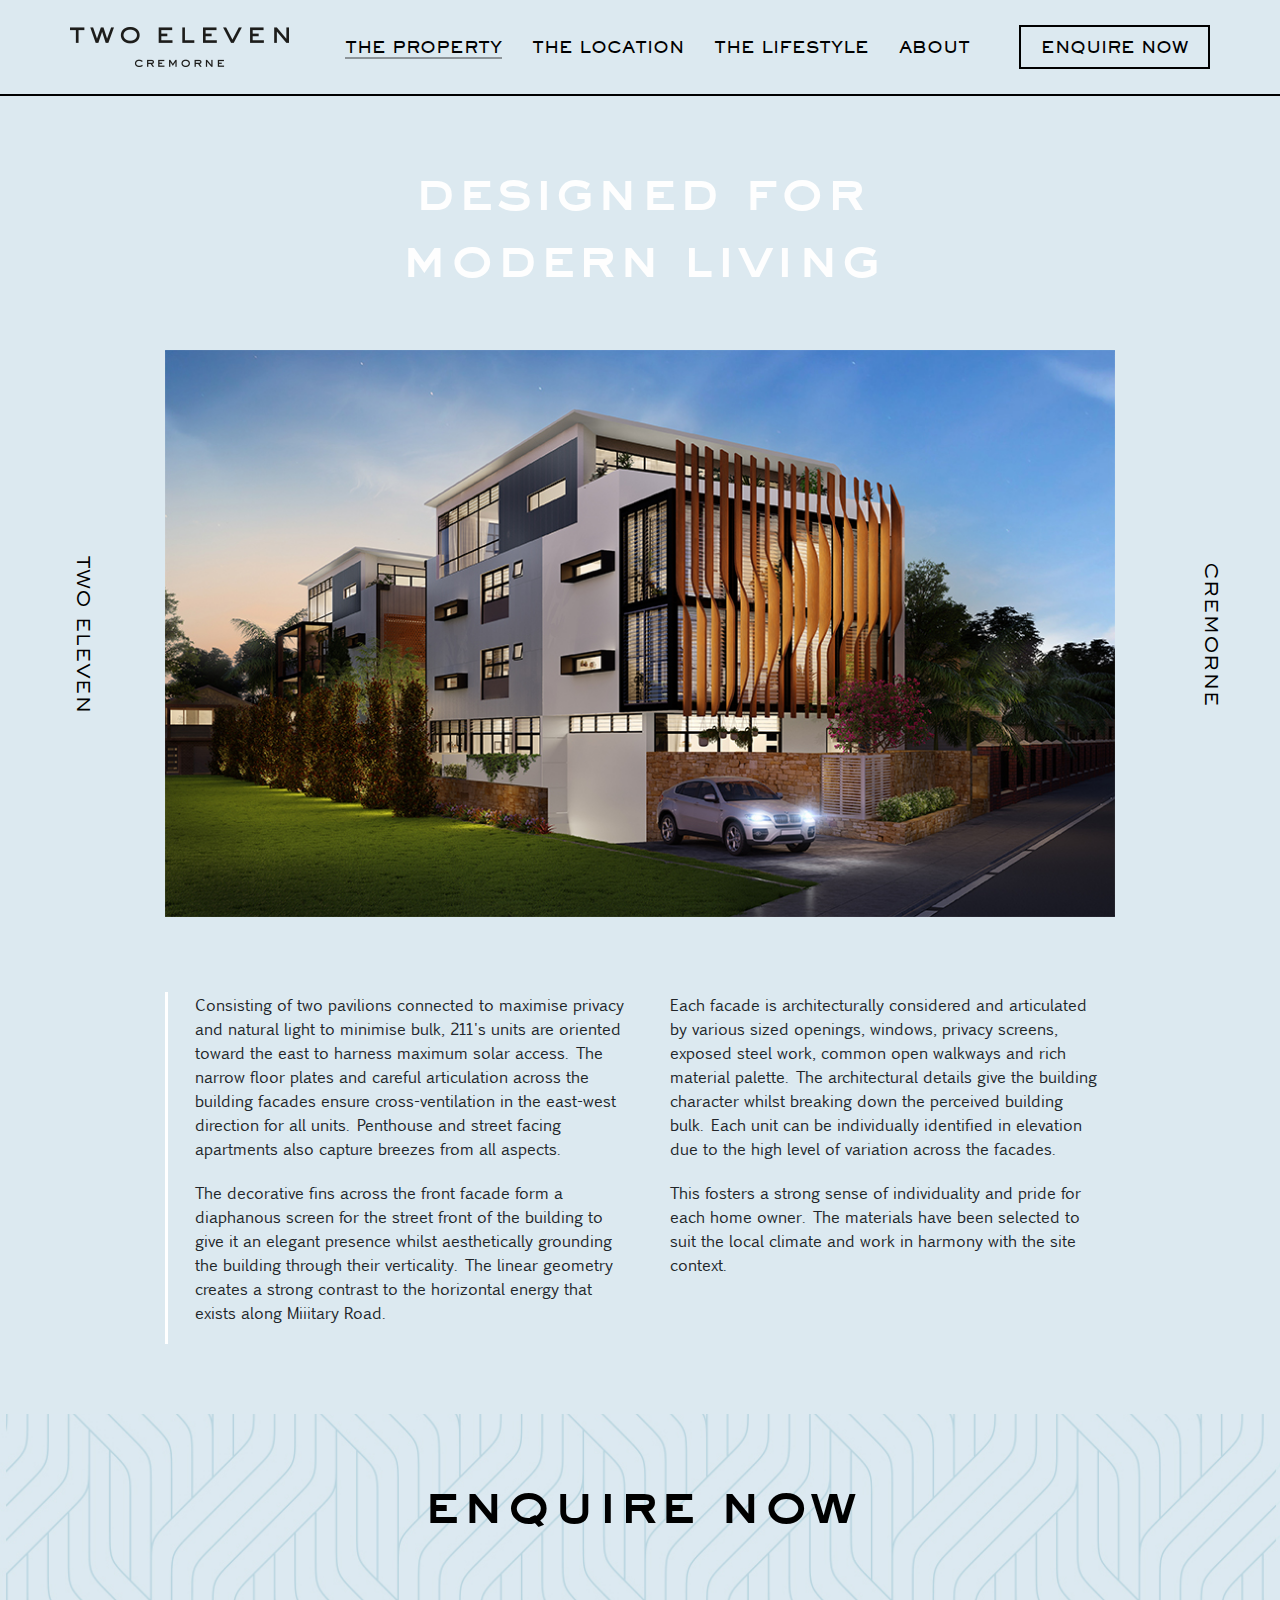
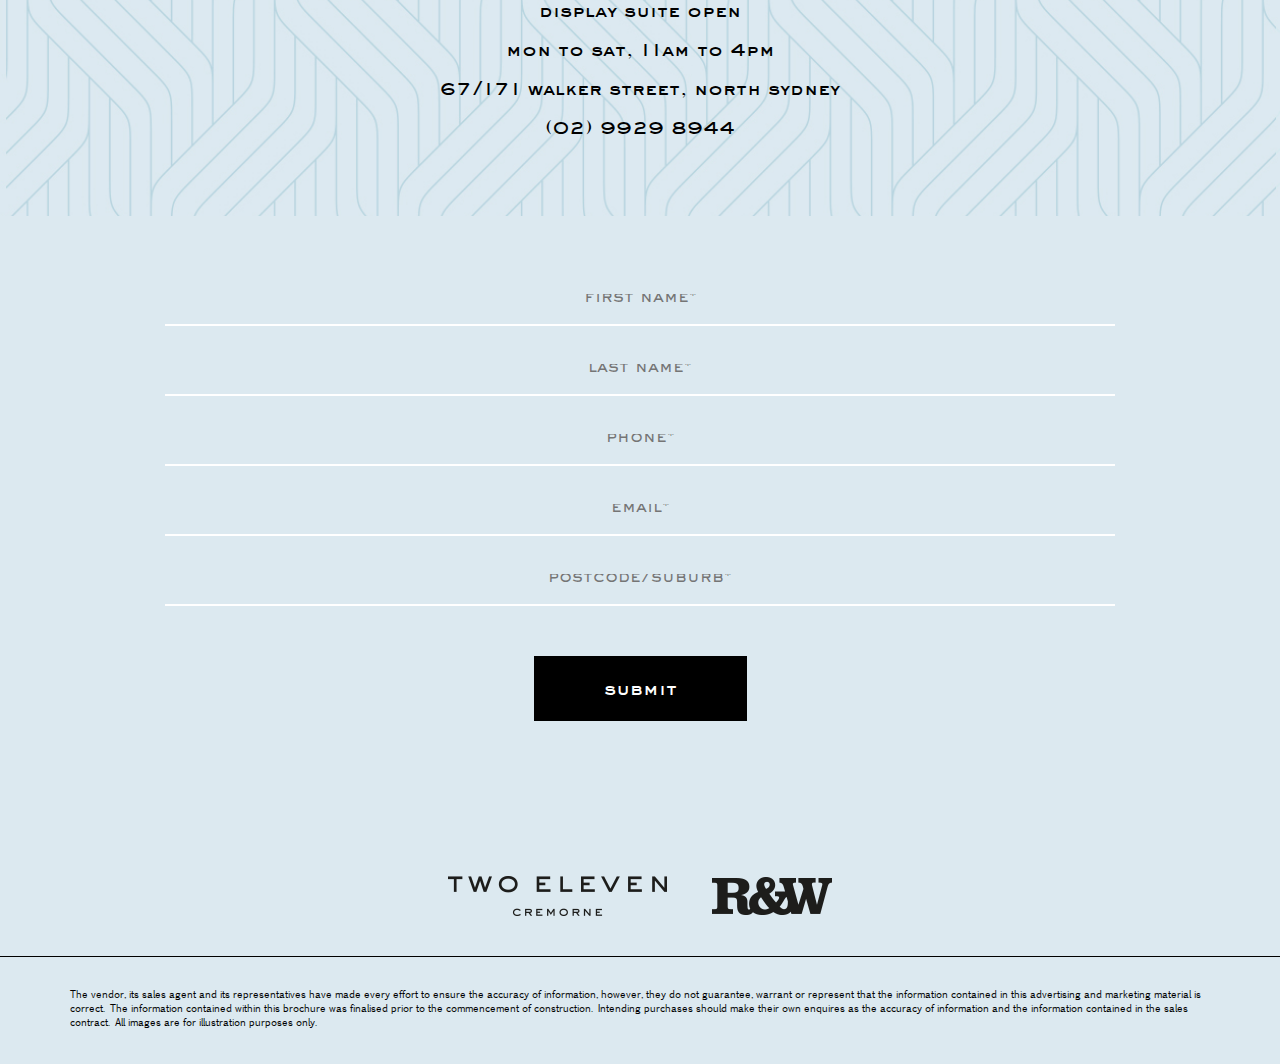
<file: index.html>
<!DOCTYPE html>
<html lang="en">

<head>
    <meta charset="UTF-8">
    <meta name="viewport" content="width=device-width, initial-scale=1, shrink-to-fit=no">
    
    <title>The Property Landing Page</title>

    <!-- Font awesome css  -->
    <link rel="stylesheet" href="css/font-awesome.min.css">
    <!-- bootstrap css   -->
    <link rel="stylesheet" href="css/bootstrap.min.css">
    <!-- style css   -->
    <link rel="stylesheet" href="css/style.css">
    <!-- responsive css   -->
    <link rel="stylesheet" href="css/responsive.css">

</head>

<body>
<!-- header part start -->
    <header class="header property">
        <div class="container">
            <div class="row">
                <div class="col-lg-12 p-0">
                    <nav class="navbar navbar-expand-lg navbar-light p-0">
                        <a class="navbar-brand p-0" href="#">
                            <img src="images/TheProperty.png" class="img-fluid" alt="TheProperty">
                        </a>
                        <button class="navbar-toggler" type="button" data-toggle="collapse" data-target="#navbarSupportedContent" aria-controls="navbarSupportedContent" aria-expanded="false" aria-label="Toggle navigation">
                            <span class="navbar-toggler-icon"></span>
                        </button>

                        <div class="collapse navbar-collapse" id="navbarSupportedContent">
                            <ul class="navbar-nav mr-auto">
                                <li class="nav-item">
                                    <a class="nav-link active" href="#">the property</a>
                                </li>
                                <li class="nav-item">
                                    <a class="nav-link" href="location.html">the location</a>
                                </li>
                                <li class="nav-item">
                                    <a class="nav-link" href="lifestyle.html">the lifestyle</a>
                                </li>
                                <li class="nav-item">
                                    <a class="nav-link" href="about.html">about</a>
                                </li>
                            </ul>
                            <div class="right">
                                <a href="#">enquire now</a>
                            </div>
                        </div>
                    </nav>
                </div>
            </div>
        </div>
    </header>
    <!-- header part ends -->

    <!-- about part start -->
    <section id="about" class="property">
        <div class="about_top">
            <div class="container">
                <div class="row justify-content-center">
                    <div class="col-lg-8 text-center">
                        <h1>designed for modern living</h1>
                    </div>
                </div>
            </div>
        </div>
        <div class="ab_middle">
            <div class="container">
                <div class="row justify-content-center">
                    <div class="col-lg-10 p-0">
                        <div class="img">
                            <img src="images/TheProperty.jpg" class="img-fluid w-100" alt="">
                        </div>
                    </div>
                </div>
            </div>
            <div class="side_text1">
                <h4>two eleven</h4>
            </div>
            <div class="side_text">
                <h4>cremorne</h4>
            </div>
        </div>
        <div class="ab_btm ab_property">
            <div class="container">
                <div class="row">
                    <div class="col-lg-5 offset-lg-1 pl-0">
                        <div class="ab_left">
                            <p>Consisting of two pavilions connected to maximise privacy and natural light to minimise bulk, 211's units are oriented toward the east to harness maximum solar access. The narrow floor plates and careful articulation across the building facades ensure cross-ventilation in the east-west direction for all units. Penthouse and street facing apartments also capture breezes from all aspects. </p>
                            <p>The decorative fins across the front facade form a diaphanous screen for the street front of the building to give it an elegant presence whilst aesthetically grounding the building through their verticality. The linear geometry creates a strong contrast to the horizontal energy that exists along Miiitary Road. </p>
                        </div>
                    </div>
                    <div class="col-lg-5">
                        <div class="ab_right">
                            <p>Each facade is architecturally considered and articulated by various sized openings, windows, privacy screens, exposed steel work, common open walkways and rich material palette. The architectural details give the building character whilst breaking down the perceived building bulk. Each unit can be individually identified in elevation due to the high level of variation across the facades.</p>
                            <p>This fosters a strong sense of individuality and pride for each home owner. The materials have been selected to suit the local climate and work in harmony with the site context. </p>
                        </div>
                    </div>
                </div>
            </div>
        </div>
    </section>
    <!-- about part ends -->

    <!-- contact part start -->
    <section class="property">
        <div class="contact_top con_property">
            <div class="container">
                <div class="row justify-content-center">
                    <div class="col-lg-8 text-center">
                        <h2>enquire now</h2>
                        <ul>
                            <li>display suite open</li>
                            <li>mon to sat, 11am to 4pm</li>
                            <li>67/171 walker street, north sydney</li>
                            <li>(02) 9929 8944</li>
                        </ul>
                    </div>
                </div>
            </div>
        </div>
        <div class="contact_btm">
            <div class="container">
                <div class="row justify-content-center">
                    <div class="col-lg-10 text-center p-0">
                        <form action="">
                            <input type="text" name="" class="w-100" placeholder="first name*">
                            <input type="text" name="" class="w-100" placeholder="last name*">
                            <input type="text" name="" class="w-100" placeholder="phone*">
                            <input type="text" name="" class="w-100" placeholder="email*">
                            <input type="text" name="" class="w-100" placeholder="postcode/suburb*">
                            <input class="btn" type="submit" value="submit">
                        </form>
                    </div>
                    <div class="ftr_logo">
                        <img src="images/TheProperty.png" class="img-fluid" alt="">
                        <img src="images/ftrlog.png" class="img-fluid" alt="">
                    </div>
                </div>
            </div>
        </div>
    </section>
    <!-- contact part ends -->

    <!-- footer part start -->
    <footer class="property">
        <div class="container">
            <div class="row">
                <div class="col-lg-12 p-0">
                    <p>The vendor, its sales agent and its representatives have made every effort to ensure the accuracy of information, however, they do not guarantee, warrant or represent that the information contained in this advertising and marketing material is correct. The information contained within this brochure was finalised prior to the commencement of construction. Intending purchases should make their own enquires as the accuracy of information and the information contained in the sales contract. All images are for illustration purposes only.</p>
                </div>
            </div>
        </div>
    </footer>
    <!-- footer part ends -->


</body>





<!-- min js  -->
<script src="js/jquery-1.12.4.min.js"></script>
<!-- bootstrap js  -->
<script src="js/bootstrap.min.js"></script>
<!-- slick js  -->
<script src="js/slick.min.js"></script>
<!-- custom js  -->
<script src="js/custom.js"></script>



</html>
</file>
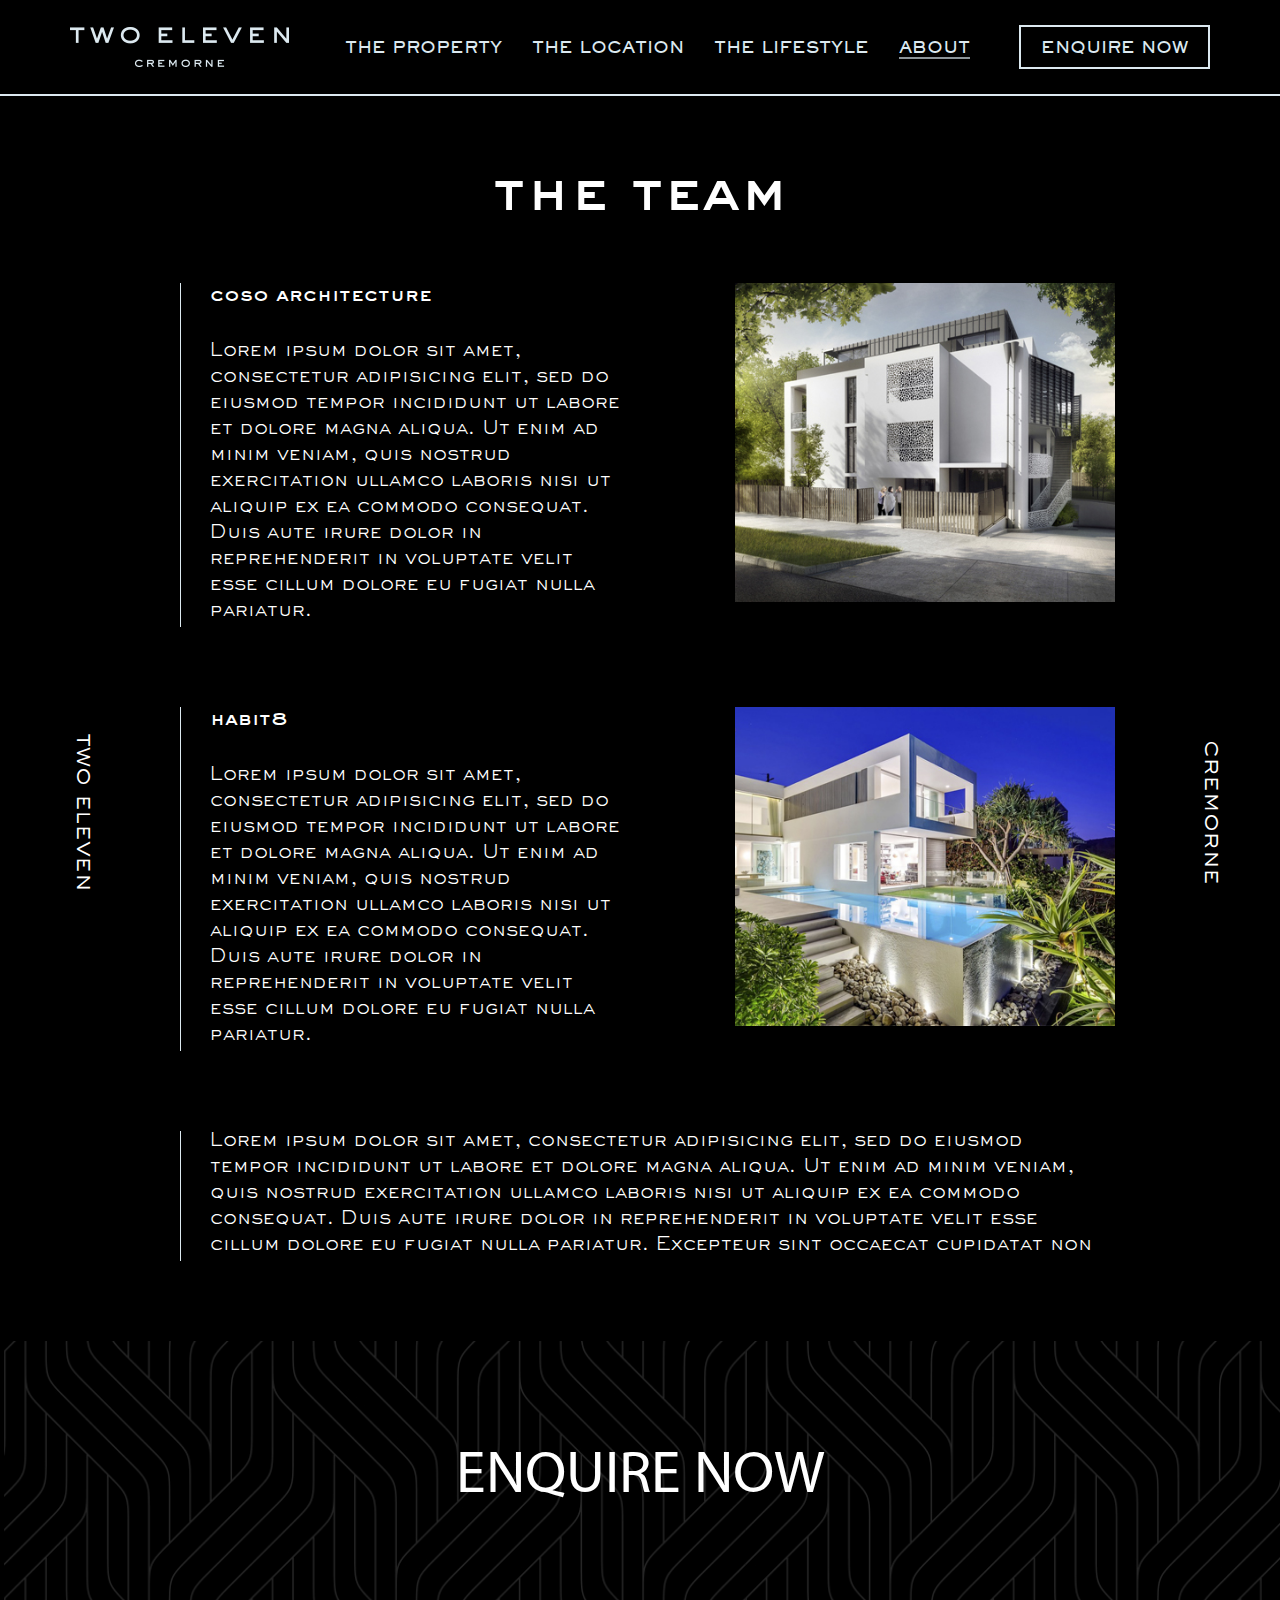
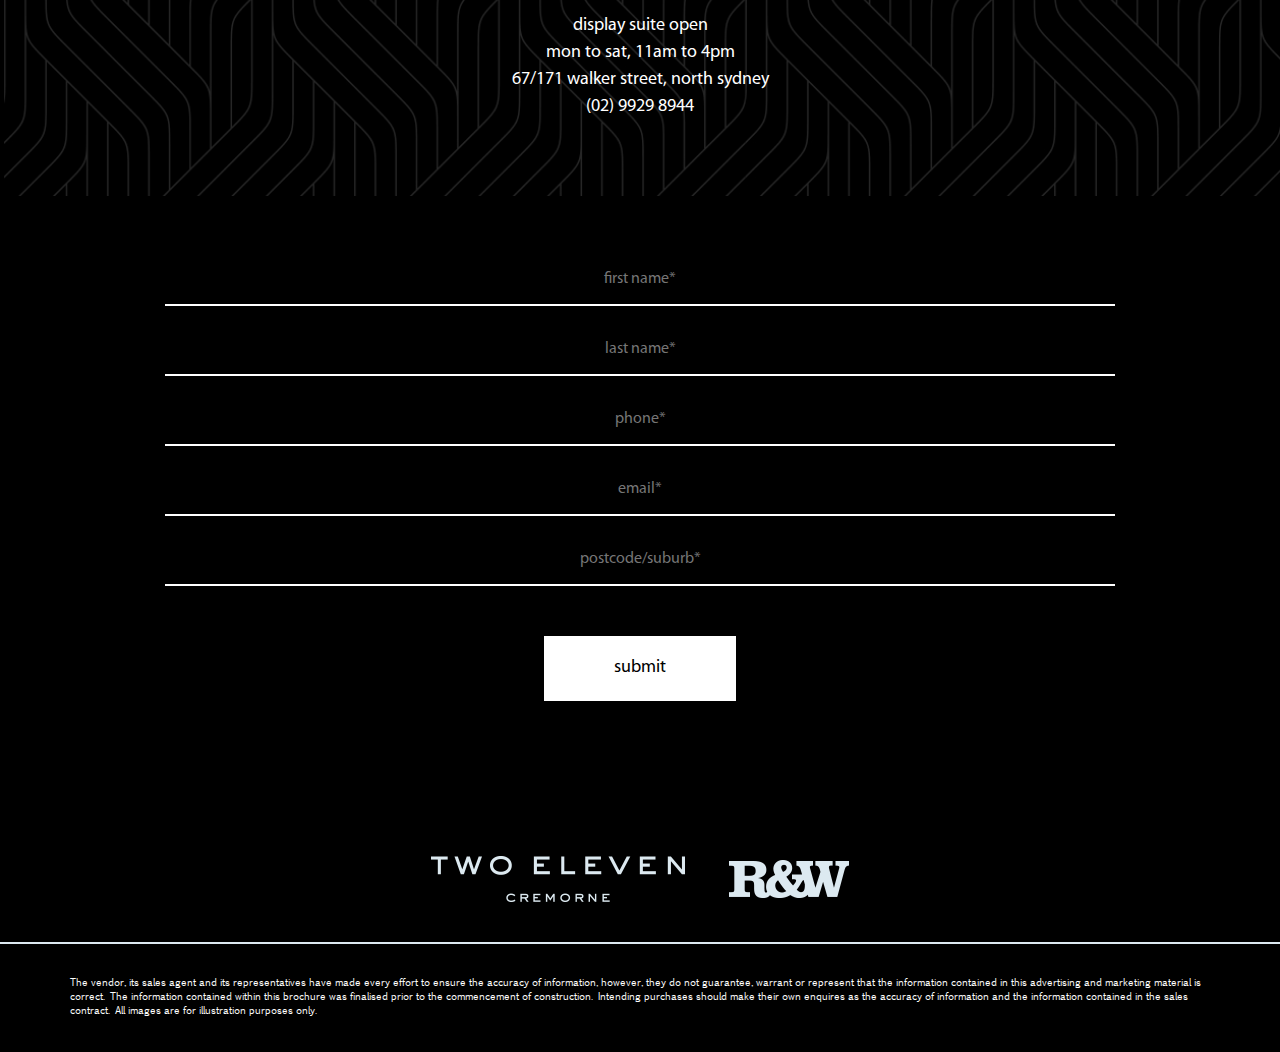
<file: about.html>
<!DOCTYPE html>
<html lang="en">

<head>
    <meta charset="UTF-8">
    <meta name="viewport" content="width=device-width, initial-scale=1, shrink-to-fit=no">

    <title>The Property Landing Page</title>

    <!-- Font awesome css  -->
    <link rel="stylesheet" href="css/font-awesome.min.css">
    <!-- bootstrap css   -->
    <link rel="stylesheet" href="css/bootstrap.min.css">
    <!-- style css   -->
    <link rel="stylesheet" href="css/style.css">
    <!-- responsive css   -->
    <link rel="stylesheet" href="css/responsive.css">

</head>

<body>
    <!-- header part start -->
    <header class="header black_bg">
        <div class="container">
            <div class="row">
                <div class="col-lg-12 p-0">
                    <nav class="navbar navbar-expand-lg navbar-light p-0">
                        <a class="navbar-brand p-0" href="index.html">
                            <img src="images/About.png" class="img-fluid" alt="TheProperty">
                        </a>
                        <button class="navbar-toggler" type="button" data-toggle="collapse" data-target="#navbarSupportedContent" aria-controls="navbarSupportedContent" aria-expanded="false" aria-label="Toggle navigation">
                            <span class="navbar-toggler-icon"></span>
                        </button>

                        <div class="collapse navbar-collapse" id="navbarSupportedContent">
                            <ul class="navbar-nav mr-auto">
                                <li class="nav-item">
                                    <a class="nav-link" href="index.html">the property</a>
                                </li>
                                <li class="nav-item">
                                    <a class="nav-link" href="location.html">the location</a>
                                </li>
                                <li class="nav-item">
                                    <a class="nav-link" href="lifestyle.html">the lifestyle</a>
                                </li>
                                <li class="nav-item">
                                    <a class="nav-link active" href="#">about</a>
                                </li>
                            </ul>
                            <div class="right">
                                <a href="#">enquire now</a>
                            </div>
                        </div>
                    </nav>
                </div>
            </div>
        </div>
    </header>
    <!-- header part ends -->

    <!-- about part start -->
    <section id="about" class="black_bg1">
        <div class="about_top">
            <div class="container">
                <div class="row justify-content-center">
                    <div class="col-lg-8 text-center">
                        <h1>the team</h1>
                    </div>
                </div>
            </div>
        </div>
        <div class="ab_middle">
            <div class="container">
                <div class="row ab_black_box">
                    <div class="col-lg-5 offset-lg-1">
                        <div class="ab_black_text">
                            <h4>coso architecture</h4>
                            <p>Lorem ipsum dolor sit amet, consectetur adipisicing elit, sed do eiusmod tempor incididunt ut labore et dolore magna aliqua. Ut enim ad minim veniam, quis nostrud exercitation ullamco laboris nisi ut aliquip ex ea commodo consequat. Duis aute irure dolor in reprehenderit in voluptate velit esse cillum dolore eu fugiat nulla pariatur. </p>
                        </div>
                    </div>
                    <div class="col-lg-4 p-0 offset-lg-1">
                        <div class="ab_black_img">
                            <img src="images/About1.jpg" class="img-fluid w-100" alt="">
                        </div>
                    </div>
                </div>
                <div class="row ab_black_box">
                    <div class="col-lg-5 offset-lg-1">
                        <div class="ab_black_text">
                            <h4>habit8</h4>
                            <p>Lorem ipsum dolor sit amet, consectetur adipisicing elit, sed do eiusmod tempor incididunt ut labore et dolore magna aliqua. Ut enim ad minim veniam, quis nostrud exercitation ullamco laboris nisi ut aliquip ex ea commodo consequat. Duis aute irure dolor in reprehenderit in voluptate velit esse cillum dolore eu fugiat nulla pariatur. </p>
                        </div>
                    </div>
                    <div class="col-lg-4 p-0 offset-lg-1">
                        <div class="ab_black_img">
                            <img src="images/About2.jpg" class="img-fluid w-100" alt="">
                        </div>
                    </div>
                </div>
                <div class="row ab_black_box">
                    <div class="col-lg-10 offset-lg-1">
                        <div class="ab_black_text">
                            <p>Lorem ipsum dolor sit amet, consectetur adipisicing elit, sed do eiusmod tempor incididunt ut labore et dolore magna aliqua. Ut enim ad minim veniam, quis nostrud exercitation ullamco laboris nisi ut aliquip ex ea commodo consequat. Duis aute irure dolor in reprehenderit in voluptate velit esse cillum dolore eu fugiat nulla pariatur. Excepteur sint occaecat cupidatat non</p>
                        </div>
                    </div>
                </div>
            </div>
            <div class="side_text1">
                <h4>two eleven</h4>
            </div>
            <div class="side_text">
                <h4>cremorne</h4>
            </div>
        </div>
    </section>
    <!-- about part ends -->

    <!-- contact part start -->
    <section class="black_bg">
        <div class="con_black">
            <div class="container">
                <div class="row justify-content-center">
                    <div class="col-lg-8 text-center">
                        <h2>enquire now</h2>
                        <ul>
                            <li>display suite open</li>
                            <li>mon to sat, 11am to 4pm</li>
                            <li>67/171 walker street, north sydney</li>
                            <li>(02) 9929 8944</li>
                        </ul>
                    </div>
                </div>
            </div>
        </div>
        <div class="contact_btm">
            <div class="container">
                <div class="row justify-content-center">
                    <div class="col-lg-10 text-center p-0">
                        <form action="">
                            <input type="text" name="" class="w-100" placeholder="first name*">
                            <input type="text" name="" class="w-100" placeholder="last name*">
                            <input type="text" name="" class="w-100" placeholder="phone*">
                            <input type="text" name="" class="w-100" placeholder="email*">
                            <input type="text" name="" class="w-100" placeholder="postcode/suburb*">
                            <input class="btn" type="submit" value="submit">
                        </form>
                    </div>
                    <div class="ftr_logo">
                        <img src="images/logo1About.png" class="img-fluid" alt="">
                        <img src="images/logoAbout.png" class="img-fluid" alt="">
                    </div>
                </div>
            </div>
        </div>
    </section>
    <!-- contact part ends -->

    <!-- footer part start -->
    <footer class="black_bg1">
        <div class="container">
            <div class="row">
                <div class="col-lg-12 p-0">
                    <p>The vendor, its sales agent and its representatives have made every effort to ensure the accuracy of information, however, they do not guarantee, warrant or represent that the information contained in this advertising and marketing material is correct. The information contained within this brochure was finalised prior to the commencement of construction. Intending purchases should make their own enquires as the accuracy of information and the information contained in the sales contract. All images are for illustration purposes only.</p>
                </div>
            </div>
        </div>
    </footer>
    <!-- footer part ends -->


</body>





<!-- min js  -->
<script src="js/jquery-1.12.4.min.js"></script>
<!-- bootstrap js  -->
<script src="js/bootstrap.min.js"></script>
<!-- slick js  -->
<script src="js/slick.min.js"></script>
<!-- custom js  -->
<script src="js/custom.js"></script>



</html>
</file>
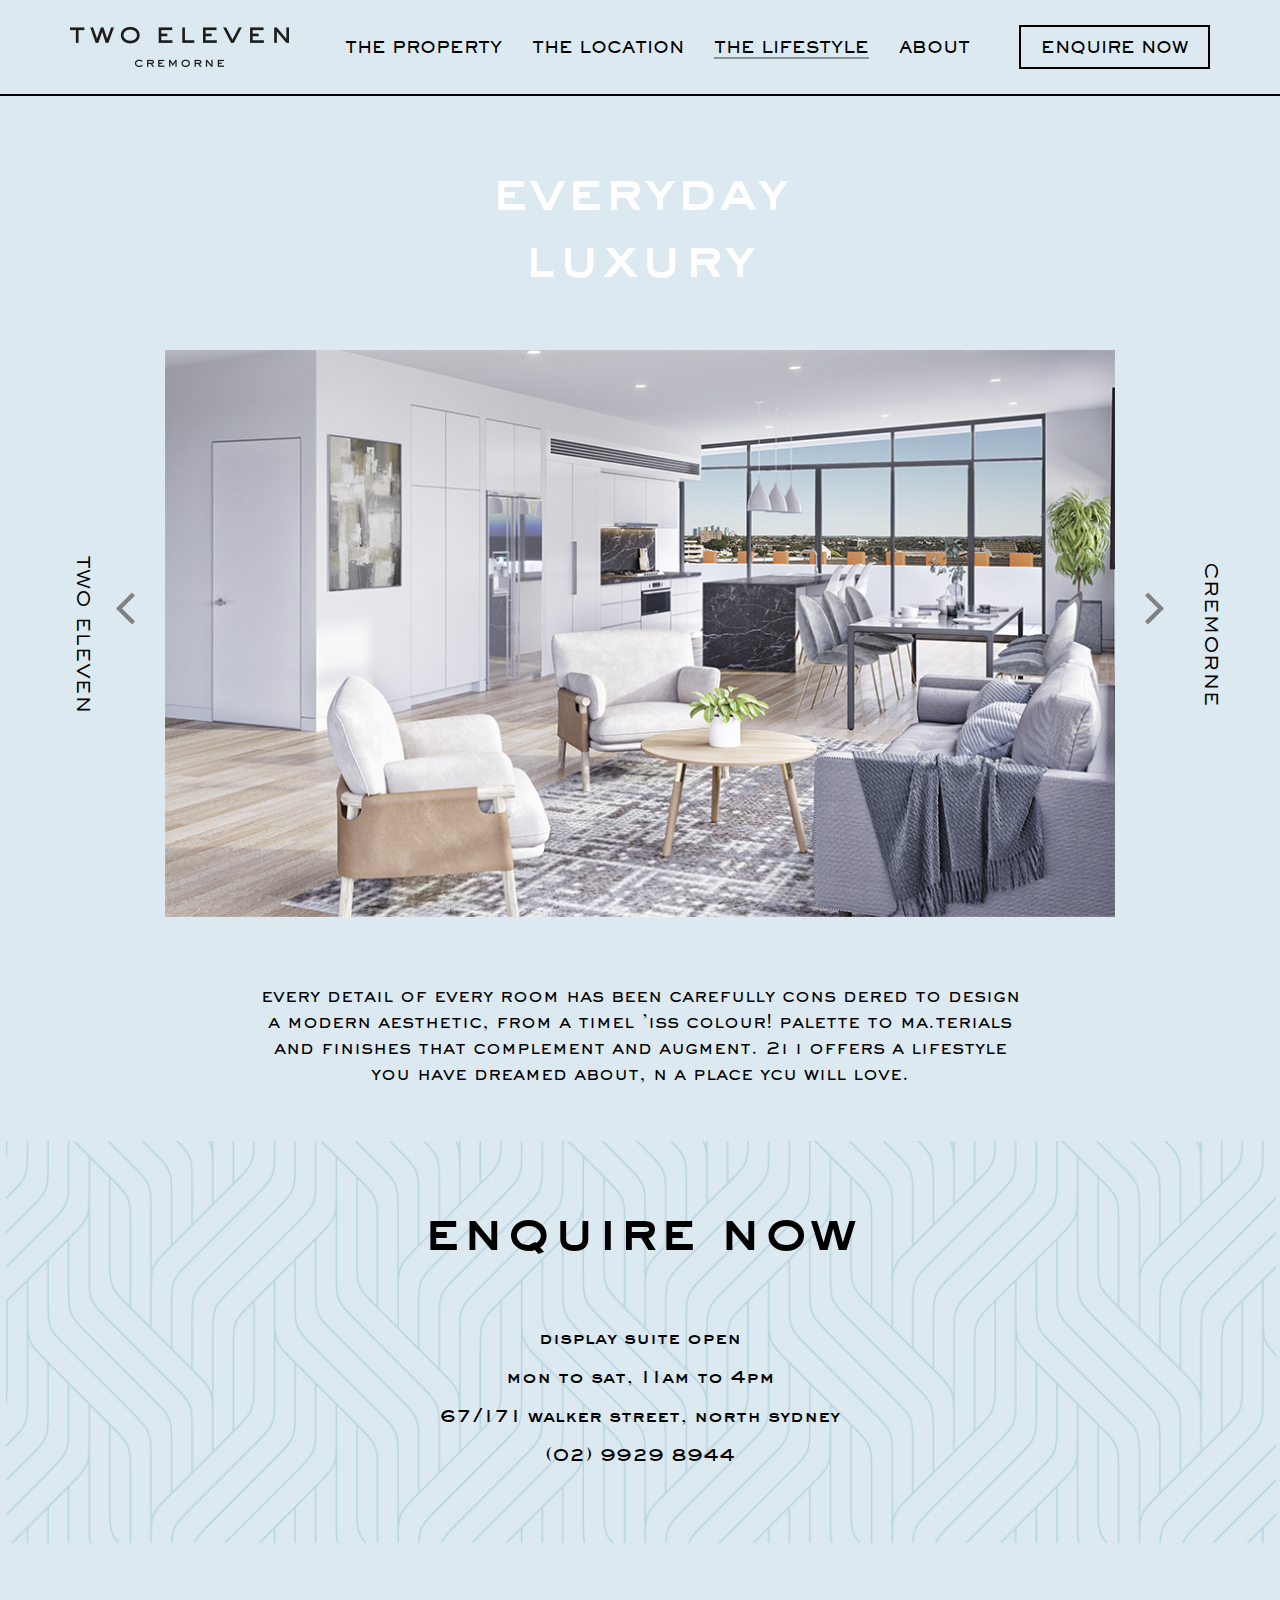
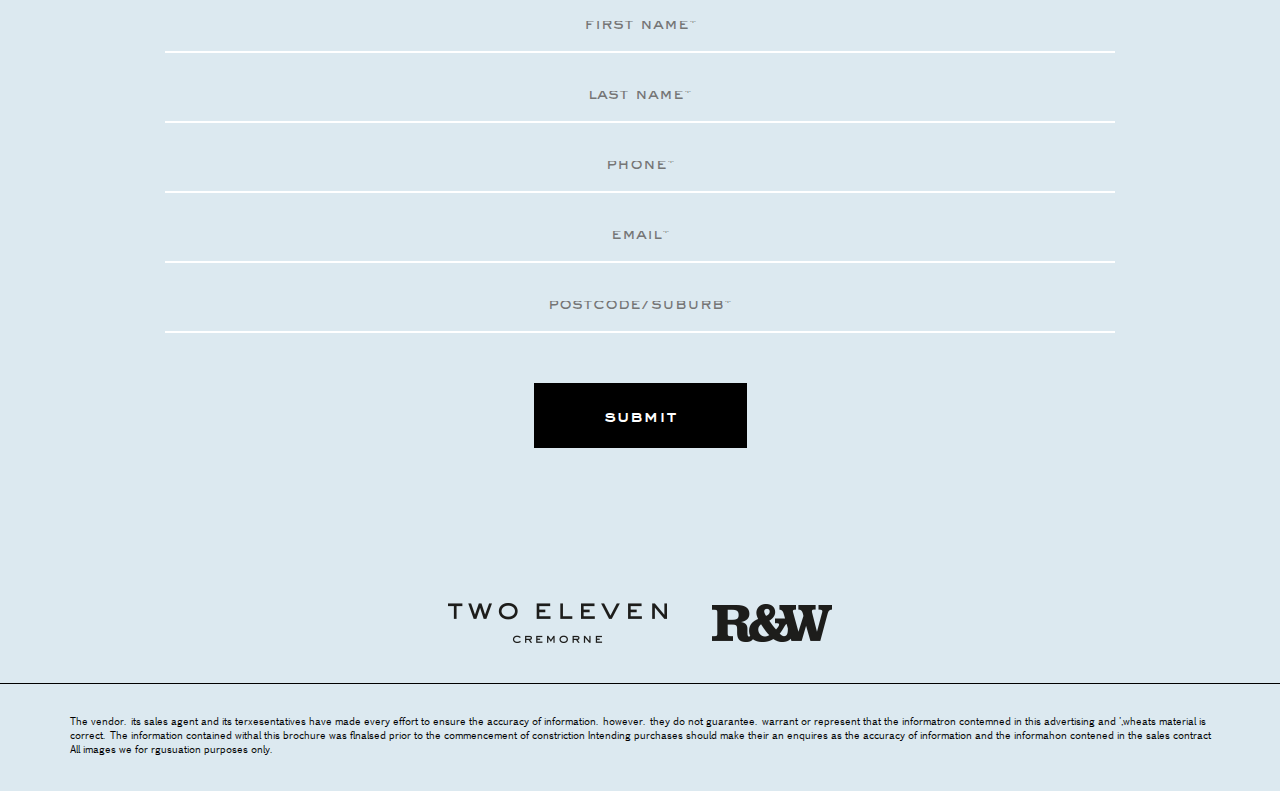
<file: lifestyle.html>
<!DOCTYPE html>
<html lang="en">

<head>
    <meta charset="UTF-8">
    <meta name="viewport" content="width=device-width, initial-scale=1, shrink-to-fit=no">

    <title>lifestyle Page</title>

    <!-- Font awesome css  -->
    <link rel="stylesheet" href="css/font-awesome.min.css">
    <!-- bootstrap css   -->
    <link rel="stylesheet" href="css/bootstrap.min.css">
    <!-- style css   -->
    <link rel="stylesheet" href="css/style.css">
    <!-- responsive css   -->
    <link rel="stylesheet" href="css/responsive.css">

</head>

<body>

    <!-- header part start -->
    <header class="header property">
        <div class="container">
            <div class="row">
                <div class="col-lg-12 p-0">
                    <nav class="navbar navbar-expand-lg navbar-light p-0">
                        <a class="navbar-brand p-0" href="index.html">
                            <img src="images/TheProperty.png" class="img-fluid" alt="TheProperty">
                        </a>
                        <button class="navbar-toggler" type="button" data-toggle="collapse" data-target="#navbarSupportedContent" aria-controls="navbarSupportedContent" aria-expanded="false" aria-label="Toggle navigation">
                            <span class="navbar-toggler-icon"></span>
                        </button>

                        <div class="collapse navbar-collapse" id="navbarSupportedContent">
                            <ul class="navbar-nav mr-auto">
                                <li class="nav-item">
                                    <a class="nav-link" href="index.html">the property</a>
                                </li>
                                <li class="nav-item">
                                    <a class="nav-link" href="location.html">the location</a>
                                </li>
                                <li class="nav-item">
                                    <a class="nav-link active" href="#">the lifestyle</a>
                                </li>
                                <li class="nav-item">
                                    <a class="nav-link" href="about.html">about</a>
                                </li>
                            </ul>
                            <div class="right">
                                <a href="#">enquire now</a>
                            </div>
                        </div>
                    </nav>
                </div>
            </div>
        </div>
    </header>
    <!-- header part ends -->

    <!-- about part start -->
    <section id="about" class="property">
        <div class="about_top">
            <div class="container">
                <div class="row justify-content-center">
                    <div class="col-lg-4 text-center">
                        <h1>everyday luxury</h1>
                    </div>
                </div>
            </div>
        </div>
        <div class="ab_middle">
            <div class="container">
                <div class="row justify-content-center">
                    <div class="col-lg-10 ab_location p-0">
                        <div class="location_slider">
                            <img src="images/lifestyle.jpg" class="img-fluid" alt="">
                            <img src="images/TheProperty.jpg" class="img-fluid" alt="">
                            <img src="images/TheLocation.jpg" class="img-fluid" alt="">
                        </div>
                    </div>
                </div>
            </div>
            <div class="side_text1">
                <h4>two eleven</h4>
            </div>
            <div class="side_text">
                <h4>cremorne</h4>
            </div>
        </div>
        <div class="ab_btm ab_location">
            <div class="container">
                <div class="row justify-content-center">
                    <div class="col-lg-8 ab_life p-0 text-center">
                        <h4>every detail of every room has been carefully cons dered to design a modern aesthetic, from a timel 'iss colour! palette to ma.terials and finishes that complement and augment. 2i i offers a lifestyle you have dreamed about, n a place ycu will love.</h4>
                    </div>
                </div>
            </div>
        </div>
    </section>
    <!-- about part ends -->

    <!-- contact part start -->
    <section class="property">
        <div class="contact_top con_property">
            <div class="container">
                <div class="row justify-content-center">
                    <div class="col-lg-8 text-center">
                        <h2>enquire now</h2>
                        <ul>
                            <li>display suite open</li>
                            <li>mon to sat, 11am to 4pm</li>
                            <li>67/171 walker street, north sydney</li>
                            <li>(02) 9929 8944</li>
                        </ul>
                    </div>
                </div>
            </div>
        </div>
        <div class="contact_btm">
            <div class="container">
                <div class="row justify-content-center">
                    <div class="col-lg-10 text-center p-0">
                        <form action="">
                            <input type="text" name="" class="w-100" placeholder="first name*">
                            <input type="text" name="" class="w-100" placeholder="last name*">
                            <input type="text" name="" class="w-100" placeholder="phone*">
                            <input type="text" name="" class="w-100" placeholder="email*">
                            <input type="text" name="" class="w-100" placeholder="postcode/suburb*">
                            <input class="btn" type="submit" value="submit">
                        </form>
                    </div>
                    <div class="ftr_logo">
                        <img src="images/TheProperty.png" class="img-fluid" alt="">
                        <img src="images/ftrlog.png" class="img-fluid" alt="">
                    </div>
                </div>
            </div>
        </div>
    </section>
    <!-- contact part ends -->

    <!-- footer part start -->
    <footer class="property">
        <div class="container">
            <div class="row">
                <div class="col-lg-12 p-0">
                    <p>The vendor. its sales agent and its terxesentatives have made every effort to ensure the accuracy of information. however. they do not guarantee. warrant or represent that the informatron contemned in this advertising and ',wheats material is correct. The information contained withal this brochure was flnalsed prior to the commencement of constriction Intending purchases should make their an enquires as the accuracy of information and the informahon contened in the sales contract All images we for rgusuation purposes only. </p>
                </div>
            </div>
        </div>
    </footer>
    <!-- footer part ends -->


</body>





<!-- min js  -->
<script src="js/jquery-1.12.4.min.js"></script>
<!-- bootstrap js  -->
<script src="js/bootstrap.min.js"></script>
<!-- slick js  -->
<script src="js/slick.min.js"></script>
<!-- custom js  -->
<script src="js/custom.js"></script>



</html>
</file>
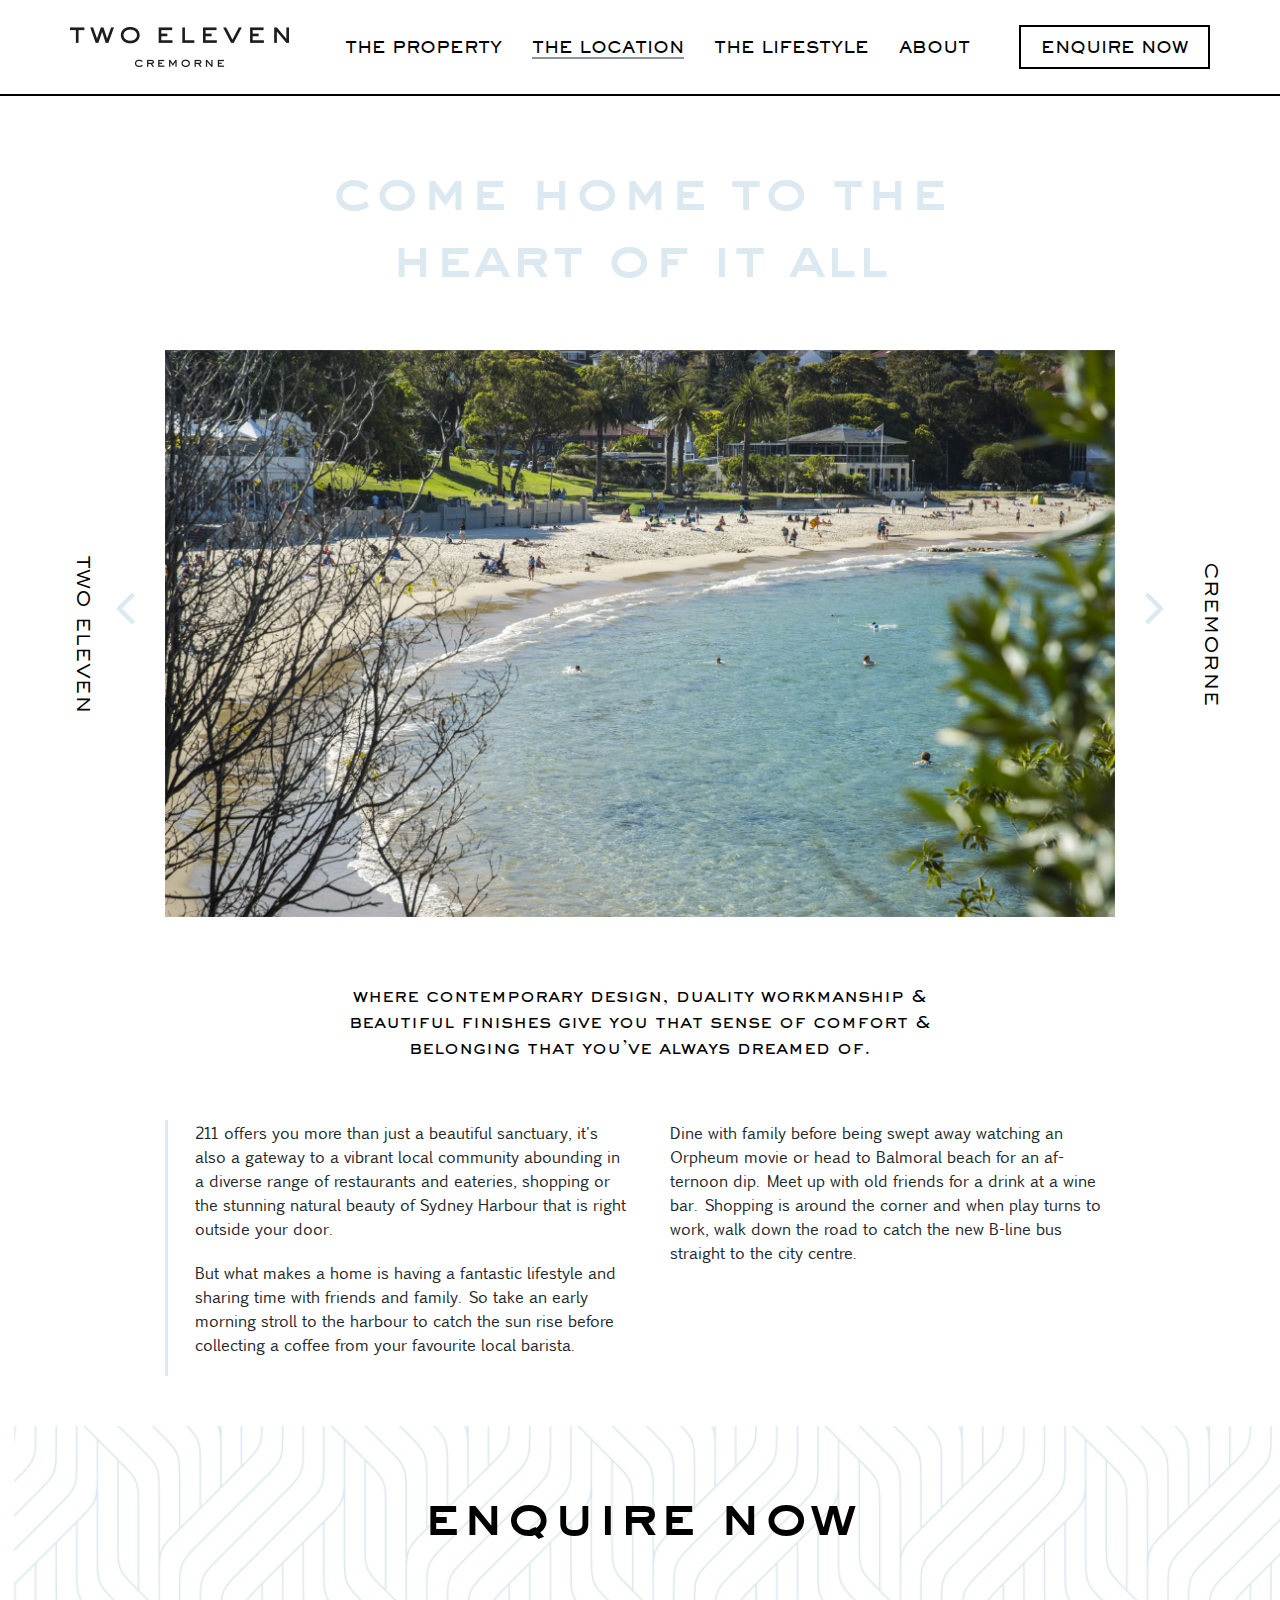
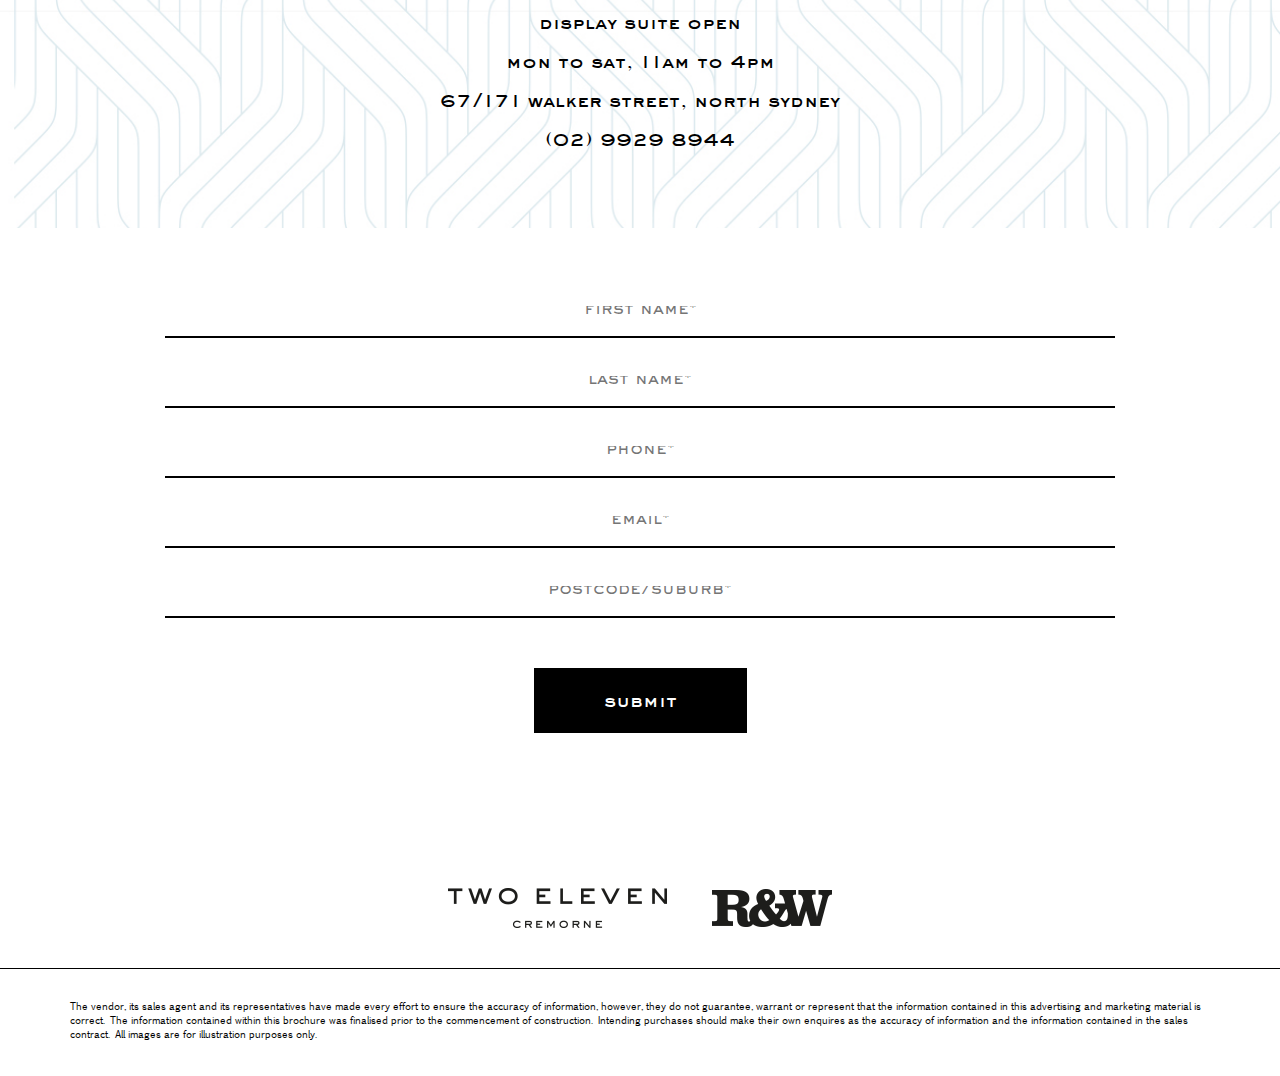
<file: location.html>
<!DOCTYPE html>
<html lang="en">

<head>
    <meta charset="UTF-8">
    <meta name="viewport" content="width=device-width, initial-scale=1, shrink-to-fit=no">

    <title>The Location Page</title>

    <!-- Font awesome css  -->
    <link rel="stylesheet" href="css/font-awesome.min.css">
    <!-- bootstrap css   -->
    <link rel="stylesheet" href="css/bootstrap.min.css">
    <!-- style css   -->
    <link rel="stylesheet" href="css/style.css">
    <!-- responsive css   -->
    <link rel="stylesheet" href="css/responsive.css">

</head>

<body>

    <!-- header part start -->
    <header class="header">
        <div class="container">
            <div class="row">
                <div class="col-lg-12 p-0">
                    <nav class="navbar navbar-expand-lg navbar-light p-0">
                        <a class="navbar-brand p-0" href="index.html">
                            <img src="images/TheProperty.png" class="img-fluid" alt="TheProperty">
                        </a>
                        <button class="navbar-toggler" type="button" data-toggle="collapse" data-target="#navbarSupportedContent" aria-controls="navbarSupportedContent" aria-expanded="false" aria-label="Toggle navigation">
                            <span class="navbar-toggler-icon"></span>
                        </button>

                        <div class="collapse navbar-collapse" id="navbarSupportedContent">
                            <ul class="navbar-nav mr-auto">
                                <li class="nav-item">
                                    <a class="nav-link" href="index.html">the property</a>
                                </li>
                                <li class="nav-item">
                                    <a class="nav-link active" href="#">the location</a>
                                </li>
                                <li class="nav-item">
                                    <a class="nav-link" href="lifestyle.html">the lifestyle</a>
                                </li>
                                <li class="nav-item">
                                    <a class="nav-link" href="about.html">about</a>
                                </li>
                            </ul>
                            <div class="right">
                                <a href="#">enquire now</a>
                            </div>
                        </div>
                    </nav>
                </div>
            </div>
        </div>
    </header>
    <!-- header part ends -->

    <!-- about part start -->
    <section id="about">
        <div class="about_top ab_location_top">
            <div class="container">
                <div class="row justify-content-center">
                    <div class="col-lg-8 text-center">
                        <h1>come home to the heart of it all</h1>
                    </div>
                </div>
            </div>
        </div>
        <div class="ab_middle">
            <div class="container">
                <div class="row justify-content-center">
                    <div class="col-lg-10 ab_location p-0">
                        <div class="location_slider">
                            <img src="images/TheLocation.jpg" class="img-fluid" alt="">
                            <img src="images/TheProperty.jpg" class="img-fluid" alt="">
                            <img src="images/TheLocation.jpg" class="img-fluid" alt="">
                        </div>
                    </div>
                </div>
            </div>
            <div class="side_text1">
                <h4>two eleven</h4>
            </div>
            <div class="side_text">
                <h4>cremorne</h4>
            </div>
        </div>
        <div class="ab_btm ab_location">
            <div class="container">
                <div class="row justify-content-center">
                    <div class="col-lg-7 text-center">
                        <h4>where contemporary design, duality workmanship & beautiful finishes give you that sense of comfort & belonging that you've always dreamed of.</h4>
                    </div>
                </div>
                <div class="row">
                    <div class="col-lg-5 offset-lg-1 pl-0">
                        <div class="ab_left">
                            <p>211 offers you more than just a beautiful sanctuary, it's also a gateway to a vibrant local community abounding in a diverse range of restaurants and eateries, shopping or the stunning natural beauty of Sydney Harbour that is right outside your door.</p>
                            <p>But what makes a home is having a fantastic lifestyle and sharing time with friends and family. So take an early morning stroll to the harbour to catch the sun rise before collecting a coffee from your favourite local barista. </p>
                        </div>
                    </div>
                    <div class="col-lg-5">
                        <div class="ab_right">
                            <p>Dine with family before being swept away watching an Orpheum movie or head to Balmoral beach for an af-ternoon dip. Meet up with old friends for a drink at a wine bar. Shopping is around the corner and when play turns to work, walk down the road to catch the new B-line bus straight to the city centre. </p>
                        </div>
                    </div>
                </div>
            </div>
        </div>
    </section>
    <!-- about part ends -->

    <!-- contact part start -->
    <section>
        <div class="contact_top con_location">
            <div class="container">
                <div class="row justify-content-center">
                    <div class="col-lg-8 text-center">
                        <h2>enquire now</h2>
                        <ul>
                            <li>display suite open</li>
                            <li>mon to sat, 11am to 4pm</li>
                            <li>67/171 walker street, north sydney</li>
                            <li>(02) 9929 8944</li>
                        </ul>
                    </div>
                </div>
            </div>
        </div>
        <div class="contact_btm cont_loction_btm">
            <div class="container">
                <div class="row justify-content-center">
                    <div class="col-lg-10 text-center p-0">
                        <form action="">
                            <input type="text" name="" class="w-100" placeholder="first name*">
                            <input type="text" name="" class="w-100" placeholder="last name*">
                            <input type="text" name="" class="w-100" placeholder="phone*">
                            <input type="text" name="" class="w-100" placeholder="email*">
                            <input type="text" name="" class="w-100" placeholder="postcode/suburb*">
                            <input class="btn" type="submit" value="submit">
                        </form>
                    </div>
                    <div class="ftr_logo">
                        <img src="images/TheProperty.png" class="img-fluid" alt="">
                        <img src="images/ftrlog.png" class="img-fluid" alt="">
                    </div>
                </div>
            </div>
        </div>
    </section>
    <!-- contact part ends -->

    <!-- footer part start -->
    <footer>
        <div class="container">
            <div class="row">
                <div class="col-lg-12 p-0">
                    <p>The vendor, its sales agent and its representatives have made every effort to ensure the accuracy of information, however, they do not guarantee, warrant or represent that the information contained in this advertising and marketing material is correct. The information contained within this brochure was finalised prior to the commencement of construction. Intending purchases should make their own enquires as the accuracy of information and the information contained in the sales contract. All images are for illustration purposes only.</p>
                </div>
            </div>
        </div>
    </footer>
    <!-- footer part ends -->


</body>





<!-- min js  -->
<script src="js/jquery-1.12.4.min.js"></script>
<!-- bootstrap js  -->
<script src="js/bootstrap.min.js"></script>
<!-- slick js  -->
<script src="js/slick.min.js"></script>
<!-- custom js  -->
<script src="js/custom.js"></script>



</html>
</file>
<file: css/style.css>
/* common part start here  */

* {
    margin: 0;
    padding: 0;
}

ol,
ul {
    list-style: none;
}

a,
a:hover,
a:focus {
    text-decoration: none;
}

button:focus {
    outline: 0;
}

body {
    overflow-x: hidden;
}


h1,
h2,
h3,
h4,
h5,
h6,
p,
ol,
ul,
li,
img,
address,
figure,
figcaption {
    margin-top: 0px;
    margin-bottom: 0px;
}

@font-face {
    font-family: AT_Sackers_Heavy_Gothic;
    src: url(../fonts/AT_Sackers_Heavy_Gothic.ttf);
}

@font-face {
    font-family: Euphemia_UCAS_Regular;
    src: url(../fonts/Euphemia_UCAS_Regular_2.6.6.ttf);
}

@font-face {
    font-family: sackers_gothic_medium;
    src: url(../fonts/sackers_gothic_medium_at.otf);
}

@font-face {
    font-family: Sackers_Gothic_Light;
    src: url(../fonts/Sackers_Gothic_Light_AT.otf);
}

@font-face {
    font-family: MyriadPro-Regular;
    src: url(../fonts/MyriadPro-Regular.otf);
}


/* common part ends here */


/* header part start here */

.header {
    padding: 25px 0px;
    border-bottom: 2px solid #000;
}

.property {
    background: #dce9f0;
}

.black_bg {
    background: #000;
    border-bottom: 2px solid #dce9f0;
}

.black_bg1 {
    background: #000;
}

.header .navbar-nav {
    margin-left: 40px;
}

.header .navbar-nav .nav-item {
    margin-right: 30px;
}

.header .navbar-nav .nav-item .nav-link {
    font-size: 16px;
    text-transform: uppercase;
    color: #000101;
    font-family: AT_Sackers_Heavy_Gothic;
    padding: 0;
    position: relative;
}

.black_bg .navbar-nav .nav-item .nav-link {
    color: #dce9f0;
}

.header .navbar-nav .nav-item .nav-link:before {
    background: #8c9499;
    content: '';
    position: absolute;
    left: 0;
    bottom: 0;
    height: 2px;
    width: 0;
    opacity: 0;
    transition: all linear .3s;
    -webkit-transition: all linear .3s;
    -mos-transition: all linear .3s;
    -mz-transition: all linear .3s;
    -o-transition: all linear .3s;
}

.header .navbar-nav .nav-item .nav-link.active:before,
.header .navbar-nav .nav-item .nav-link:hover:before {
    opacity: 1;
    width: 100%;
}

.header .right a {
    font-size: 16px;
    text-transform: uppercase;
    color: #000101;
    font-family: AT_Sackers_Heavy_Gothic;
    padding: 0px 20px;
    line-height: 40px;
    border: 2px solid #000;
    display: inline-block;
    transition: all linear .3s;
    -webkit-transition: all linear .3s;
    -mos-transition: all linear .3s;
    -mz-transition: all linear .3s;
    -o-transition: all linear .3s;
}

.black_bg .right a {
    border: 2px solid #dce9f0;
    color: #dce9f0;
}

.black_bg .right a:hover {
    background: #dce9f0 !important;
    color: #000101 !important;
}

.header .right a:hover {
    background: #000101;
    color: #dce9f0;
}

/* header part ends here */

/* about_top part start here */


#about h1 {
    padding: 58px 0px 62px;
    color: #fefefe;
    font-size: 56px;
    font-family: AT_Sackers_Heavy_Gothic;
}

#about .ab_location_top h1 {
    color: #dce9f0;
}

ab_location {
    position: relative;
}

#about .slidNext {
    position: absolute;
    right: -50px;
    bottom: 50%;
    font-size: 56px;
    color: #dce9f0;
    cursor: pointer;
}

#about .slidPrv {
    position: absolute;
    left: -50px;
    bottom: 50%;
    font-size: 56px;
    color: #dce9f0;
    cursor: pointer;
}

.property .slidNext,
.property .slidPrv {
    color: #808181 !important;
}

#about .ab_middle {
    position: relative;
}

#about .side_text1 {
    position: absolute;
    left: 0;
    top: 50%;
    transform: translateY(-50%) rotate(90deg);
    -webkit-transform: translateY(-50%) rotate(90deg);
    -moz-transform: translateY(-50%) rotate(90deg);
    -ms-transform: translateY(-50%) rotate(90deg);
    -o-transform: translateY(-50%) rotate(90deg);
}

#about .side_text {
    position: absolute;
    right: 0;
    top: 50%;
    transform: translateY(-50%) rotate(90deg);
    -webkit-transform: translateY(-50%) rotate(90deg);
    -moz-transform: translateY(-50%) rotate(90deg);
    -ms-transform: translateY(-50%) rotate(90deg);
    -o-transform: translateY(-50%) rotate(90deg);
}

#about .side_text h4,
#about .side_text1 h4 {
    font-family: Sackers_Gothic_Light;
    color: #000;
}

.black_bg1 .side_text h4,
.black_bg1 .side_text1 h4 {
    color: #fff !important;
}

.ab_black_text h4 {
    color: #fff;
    font-size: 19px;
    font-family: AT_Sackers_Heavy_Gothic;
    padding-bottom: 35px;
}

.ab_black_text p {
    color: #fff;
    font-size: 18px;
    line-height: 26px;
    font-family: Sackers_Gothic_Light;
}

.ab_black_box {
    padding-bottom: 80px;
}

.ab_black_text {
    position: relative;
    padding-left: 30px;
}

.ab_black_text:before {
    position: absolute;
    left: 0;
    top: 0;
    content: '';
    height: 100%;
    width: 1px;
    background: #dce9f0;
}

/* about Middle ends */


#about .ab_property {
    padding: 75px 0px 70px;
}

#about .ab_left {
    position: relative;
}

#about .ab_left:before {
    position: absolute;
    left: 0px;
    top: 0;
    height: 100%;
    width: 3px;
    background: #fff;
    content: '';
}

#about .ab_left p {
    padding-left: 30px;
    font-family: Euphemia_UCAS_Regular;
    font-size: 16px;
    line-height: 24px;
    padding-bottom: 20px;
}

#about .ab_right P {
    font-family: Euphemia_UCAS_Regular;
    font-size: 16px;
    line-height: 24px;
    padding-bottom: 20px;
    padding-left: 15px;
}

#about .ab_location {
    padding: 70px 0px 50px;
}

#about .ab_location h4 {
    font-size: 18px;
    line-height: 26px;
    color: #000;
    font-family: sackers_gothic_medium;
    padding-bottom: 55px;
}

#about .ab_location .ab_left:before {
    background: #dce9f0;
}

.ab_location .ab_life h4 {
    padding-bottom: 0px !important;
}

/* about_top part ends here */

/* contact_top part ends here */

.contact_top {
    padding: 53px 0px 75px;
}

.con_property {
    background: url(../images/ftrTheProperty.jpg) no-repeat center;
    background-size: cover;
}

.con_location {
    background: url(../images/ftrTheLocation.jpg) no-repeat center;
    background-size: cover;
}

.con_black {
    background: url(../images/ftrAbout.jpg) no-repeat center;
    background-size: cover;
    padding: 100px 0px 75px;
}

.contact_top h2 {
    font-size: 56px;
    color: #000;
    font-family: AT_Sackers_Heavy_Gothic;
}

.con_black h2 {
    font-size: 60px;
    font-family: MyriadPro-Regular;
    text-transform: uppercase;
    color: #fff;
    padding-bottom: 100px;
}

.con_black ul li {
    font-size: 18px;
    color: #fff;
    font-family: MyriadPro-Regular;
}

.contact_top ul {
    padding-top: 50px;
}

.contact_top ul li {
    font-size: 18px;
    color: #000;
    font-family: AT_Sackers_Heavy_Gothic;
    padding-top: 12px;
}

/* contact_top part ends here */

/* contact_btm part start here */

.contact_btm {
    padding: 40px 0px 40px;
}

.contact_btm input {
    height: 50px;
    border: 0;
    background: 0;
    color: #000;
    text-align: center;
    margin-top: 20px;
    border-bottom: 2px solid #fff;
    font-family: sackers_gothic_medium;
}

.cont_loction_btm input {
    border-bottom: 2px solid #000;
}

.contact_btm .btn {
    height: 65px;
    padding: 0px 70px;
    background: #000;
    color: #fff;
    border: 0;
    border-radius: 0;
    margin-top: 50px;
    font-family: AT_Sackers_Heavy_Gothic;
    font-size: 18px;
    transition: all linear .3s;
}

.contact_btm .btn:hover {
    background: #fff;
    color: #000;
}

.cont_loction_btm .btn:hover {
    background: #dce9f0;
}

.contact_btm .ftr_logo {
    padding-top: 155px;
}

.contact_btm .ftr_logo img {
    padding: 0px 20px;
}

.black_bg .contact_btm input {
    color: #fff;
    font-family: MyriadPro-Regular;
}

.black_bg .contact_btm .btn {
    background: #fff;
    color: #000;
    font-family: MyriadPro-Regular;
}

.black_bg .btn:hover {
    background: #dce9f0;
}

/* contact_btm part ends here */

/* footer part start here */

footer {
    padding: 30px 0px 35px;
    border-top: 1px solid #000;
}

footer p {
    font-size: 10px;
    line-height: 14px;
    color: #000;
    font-family: Euphemia_UCAS_Regular;
}

.black_bg1 p {
    color: #fff;
}

/* footer part ends here */
</file>
<file: css/responsive.css>
@media (min-width: 991px) and (max-width:1200px) {
    .navbar-brand.p-0 {
        width: 170px;
    }

    .header .navbar-nav .nav-item {
        margin-right: 15px;
    }

    .header .navbar-nav .nav-item .nav-link {
        font-size: 15px;
    }

    .header .right a {
        font-size: 15px;
        padding: 0px 15px;
    }

    .header .navbar-nav {
        margin-left: 20px;
    }
}

@media (max-width: 991px) {

    .navbar-light .navbar-toggler-icon {
        background-image: url("data:image/svg+xml;charset=utf8,%3Csvg viewBox='0 0 30 30' xmlns='http://www.w3.org/2000/svg'%3E%3Cpath stroke='rgba(0, 0, 0, 0.8)' stroke-width='2' stroke-linecap='round' stroke-miterlimit='10' d='M4 7h22M4 15h22M4 23h22'/%3E%3C/svg%3E");
    }

    .header {
        padding: 15px 0px;
    }

    .header .navbar-nav .nav-item {
        margin-right: 0px;
    }

    .header .right {
        padding-bottom: 10px;
    }

    .header nav {
        text-align: center;
    }

    .header nav .navbar-nav {
        border-top: 1px solid #000;
        margin-top: 20px;
        padding-top: 20px;
        margin-left: 0;
    }

    .navbar-light .navbar-toggler {
        border: 0;
    }

    .header nav .navbar-nav .nav-item .nav-link {
        display: inline-block;
        margin-bottom: 20px;
    }

    .black_bg nav .navbar-nav {
        border-top: 1px solid #fff;

    }

    .black_bg .navbar-light .navbar-toggler-icon {
        background-image: url("data:image/svg+xml;charset=utf8,%3Csvg viewBox='0 0 30 30' xmlns='http://www.w3.org/2000/svg'%3E%3Cpath stroke='rgba(225, 225, 225, 0.8)' stroke-width='2' stroke-linecap='round' stroke-miterlimit='10' d='M4 7h22M4 15h22M4 23h22'/%3E%3C/svg%3E");
    }

    .contact_btm {
        padding: 20px 15px;
    }

    .ab_black_text {
        margin-bottom: 50px;
    }

    #about .side_text h4,
    #about .side_text1 h4 {
        display: none;
    }
}

@media (max-width: 767px) {
    .contact_btm .ftr_logo {
        padding-top: 100px;
    }

    #about .ab_property {
        padding: 45px 0px 40px;
    }
}

@media (max-width: 575px) {
    .navbar-brand.p-0 {
        width: 140px;
        margin-left: 15px;
    }

    #about h1 {
        font-size: 32px;
    }

    .img {
        margin: 0px 15px;
    }

    .contact_top h2 {
        font-size: 45px;
    }

    #about .ab_left::before {
        display: none;
    }

    .contact_btm .ftr_logo img {
        width: 140px;
    }

    footer p {
        padding: 0px 15px;
    }
}
</file>
